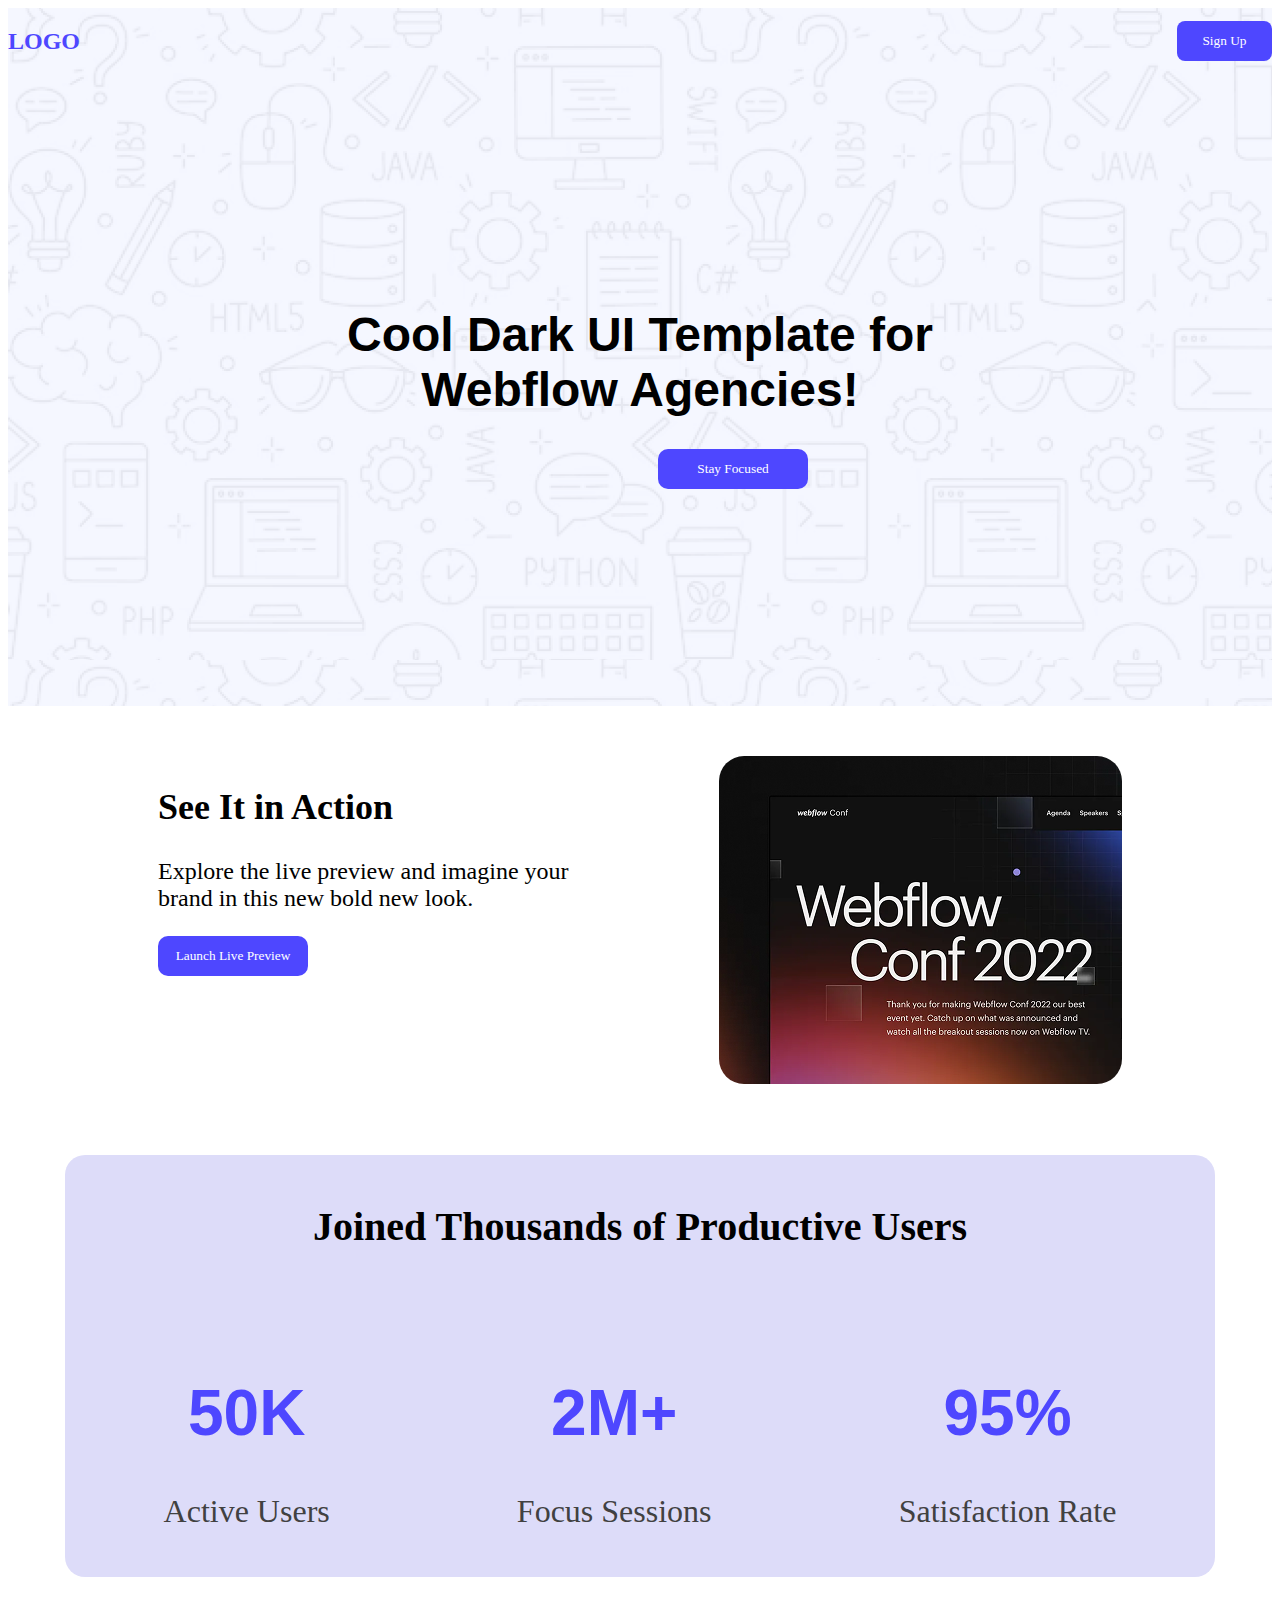
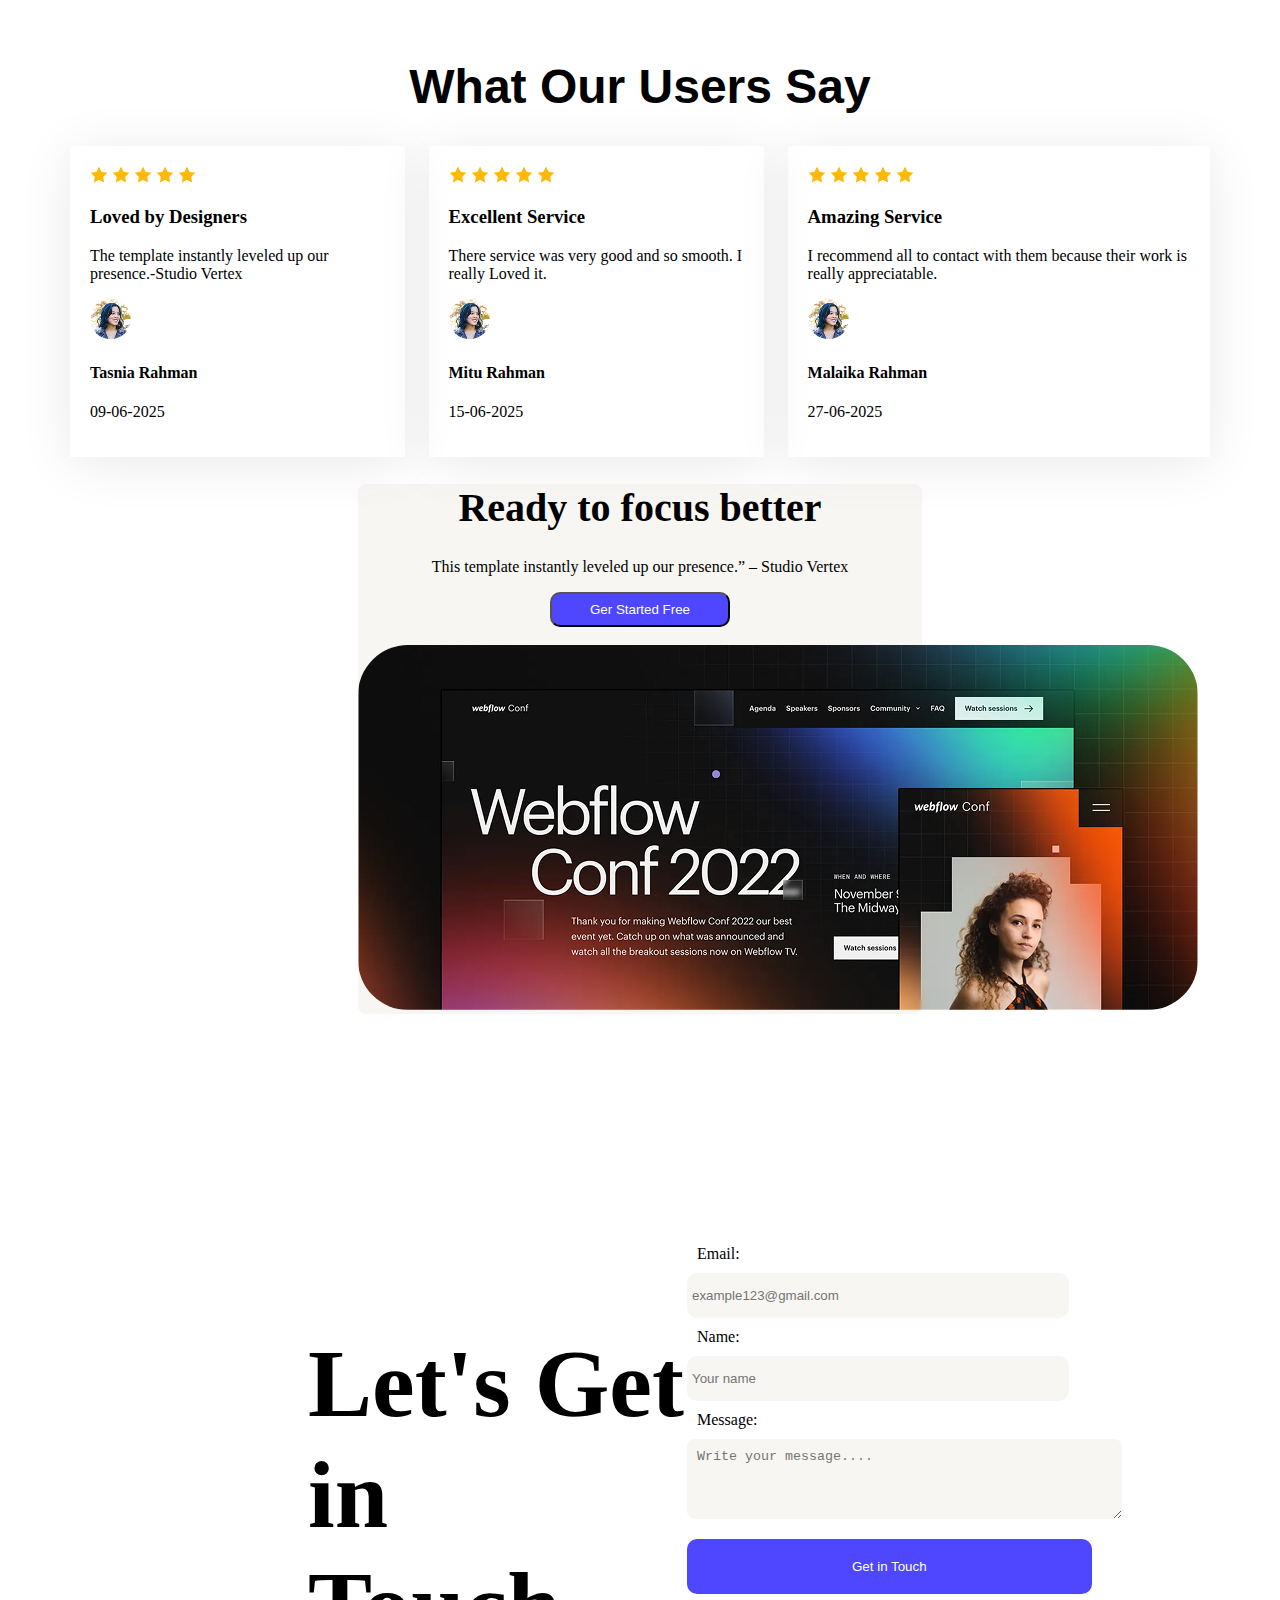
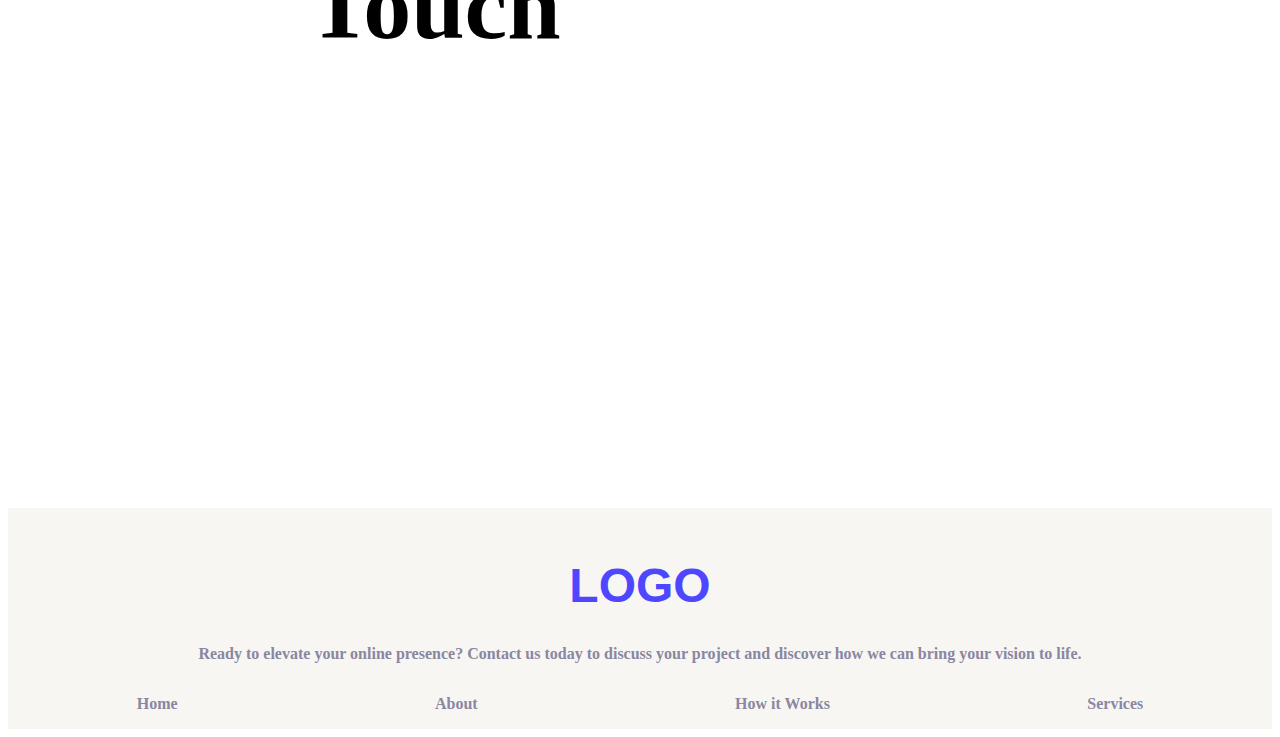
<file: index.html>
<!DOCTYPE html>
<html lang="en">

<head>
    <meta charset="UTF-8">
    <meta name="viewport" content="width=device-width, initial-scale=1.0">
    <title>First Assignment</title>
    <link rel="stylesheet" href="style/style.css">
</head>

<body>
    <header>
        <nav>
            <h2>LOGO</h2>
            <button>Sign Up</button>
        </nav>
        <div class="text-align">
            <h1>Cool Dark UI Template for<br><span>Webflow Agencies!</span> </h1>
            <div class="center-button"><button>Stay Focused</button></div>

        </div>

    </header>
    <main>
        <section class="action-container container">
            <div>
                <h2>See It in Action</h2>
                <p>Explore the live preview and imagine your <br><span>brand in this new bold new look.</span></p>
                <button>Launch Live Preview</button>
            </div>
            <div>
                <img src="./wc-mini.png" alt="" class="action-banner">
            </div>



        </section>
        <section class="second container">
            <h2>Joined Thousands of Productive Users</h2>
            <div class="number">
                <div>
                    <h1>50K</h1>
                    <p>Active Users</p>
                </div>
                <div>
                    <h1>2M+</h1>
                    <p>Focus Sessions</p>
                </div>
                <div>
                    <h1>95%</h1>
                    <p>Satisfaction Rate</p>
                </div>
            </div>
        </section>
        <section class="container">
            <div>
                <h1>What Our Users Say</h1>
            </div>
            <div class="viwers">
                <div class="feedback">
                    <div><img src="./icon-star.png">
                        <img src="./icon-star.png">
                        <img src="./icon-star.png">
                        <img src="./icon-star.png">
                        <img src="./icon-star.png">
                    </div>
                    <div>
                        <h3>Loved by Designers</h3>
                        <p>The template instantly leveled up our presence.-Studio Vertex</p>
                    </div>
                    <div class="reviwer profile">
                        <img src="./avatar.png" alt="" class="user-profile">
                        <h4>Tasnia Rahman</h4>
                        <p>09-06-2025</p>
                    </div>

                </div>
                <div class="feedback">
                    <div><img src="./icon-star.png">
                        <img src="./icon-star.png">
                        <img src="./icon-star.png">
                        <img src="./icon-star.png">
                        <img src="./icon-star.png">
                    </div>
                    <div>
                        <h3>Excellent Service</h3>
                        <p>There service was very good and so smooth. I really Loved it.</p>
                    </div>
                    <div class="reviwer profile">
                        <img src="./avatar.png" alt="" class="user-profile">
                        <h4>Mitu Rahman</h4>
                        <p>15-06-2025</p>
                    </div>

                </div>
                <div class="feedback">
                    <div><img src="./icon-star.png">
                        <img src="./icon-star.png">
                        <img src="./icon-star.png">
                        <img src="./icon-star.png">
                        <img src="./icon-star.png">
                    </div>
                    <div>
                        <h3>Amazing Service</h3>
                        <p>I recommend all to contact with them because their work is really appreciatable.</p>
                    </div>
                    <div class="reviwer profile">
                        <img src="./avatar.png" alt="" class="user-profile">
                        <h4>Malaika Rahman</h4>
                        <p>27-06-2025</p>
                    </div>
                </div>
            </div>
        </section>
        <section class="third-section">
            <h1>Ready to focus better</h1>
            <p>This template instantly leveled up our presence.” – Studio Vertex</p>
            <button>Ger Started Free</button>
            <br>
            <br>

            <img src="./wc-big.png" alt="" class="wc-big">
        </section>

        <section class="form-container container" >
            <h1 class="form-title">Let's Get in<br><Span>Touch</Span> </h1>
            <form>
                <label for="email">Email:</label>
                <input type="email" name="" id="email" placeholder="example123@gmail.com">
                <label for="name">Name:</label>
                <input type="email" name="" id="name" placeholder="Your name">
                <label for="message">Message:</label>
                <textarea id="message" name="message" placeholder="Write your message...." rows="4"
                    cols="50"></textarea>
                <label for="submit"></label>
                <input type="submit" value="Get in Touch" class="submit">
            </form>
        </section>
    </main>
    <footer>
        <div>
            <div>
                <h1></b>LOGO<b></h1>
                <p class="pera-align">Ready to elevate your online presence? Contact us today to discuss your project
                    and discover how we can bring your vision to life.</p>
            </div>
            <div class="footer-item">
                <p>Home</p>
                <p>About</p>
                <p>How it Works</p>
                <p>Services</p>
            </div>
        </div>
    </footer>

</body>

</html>
</file>
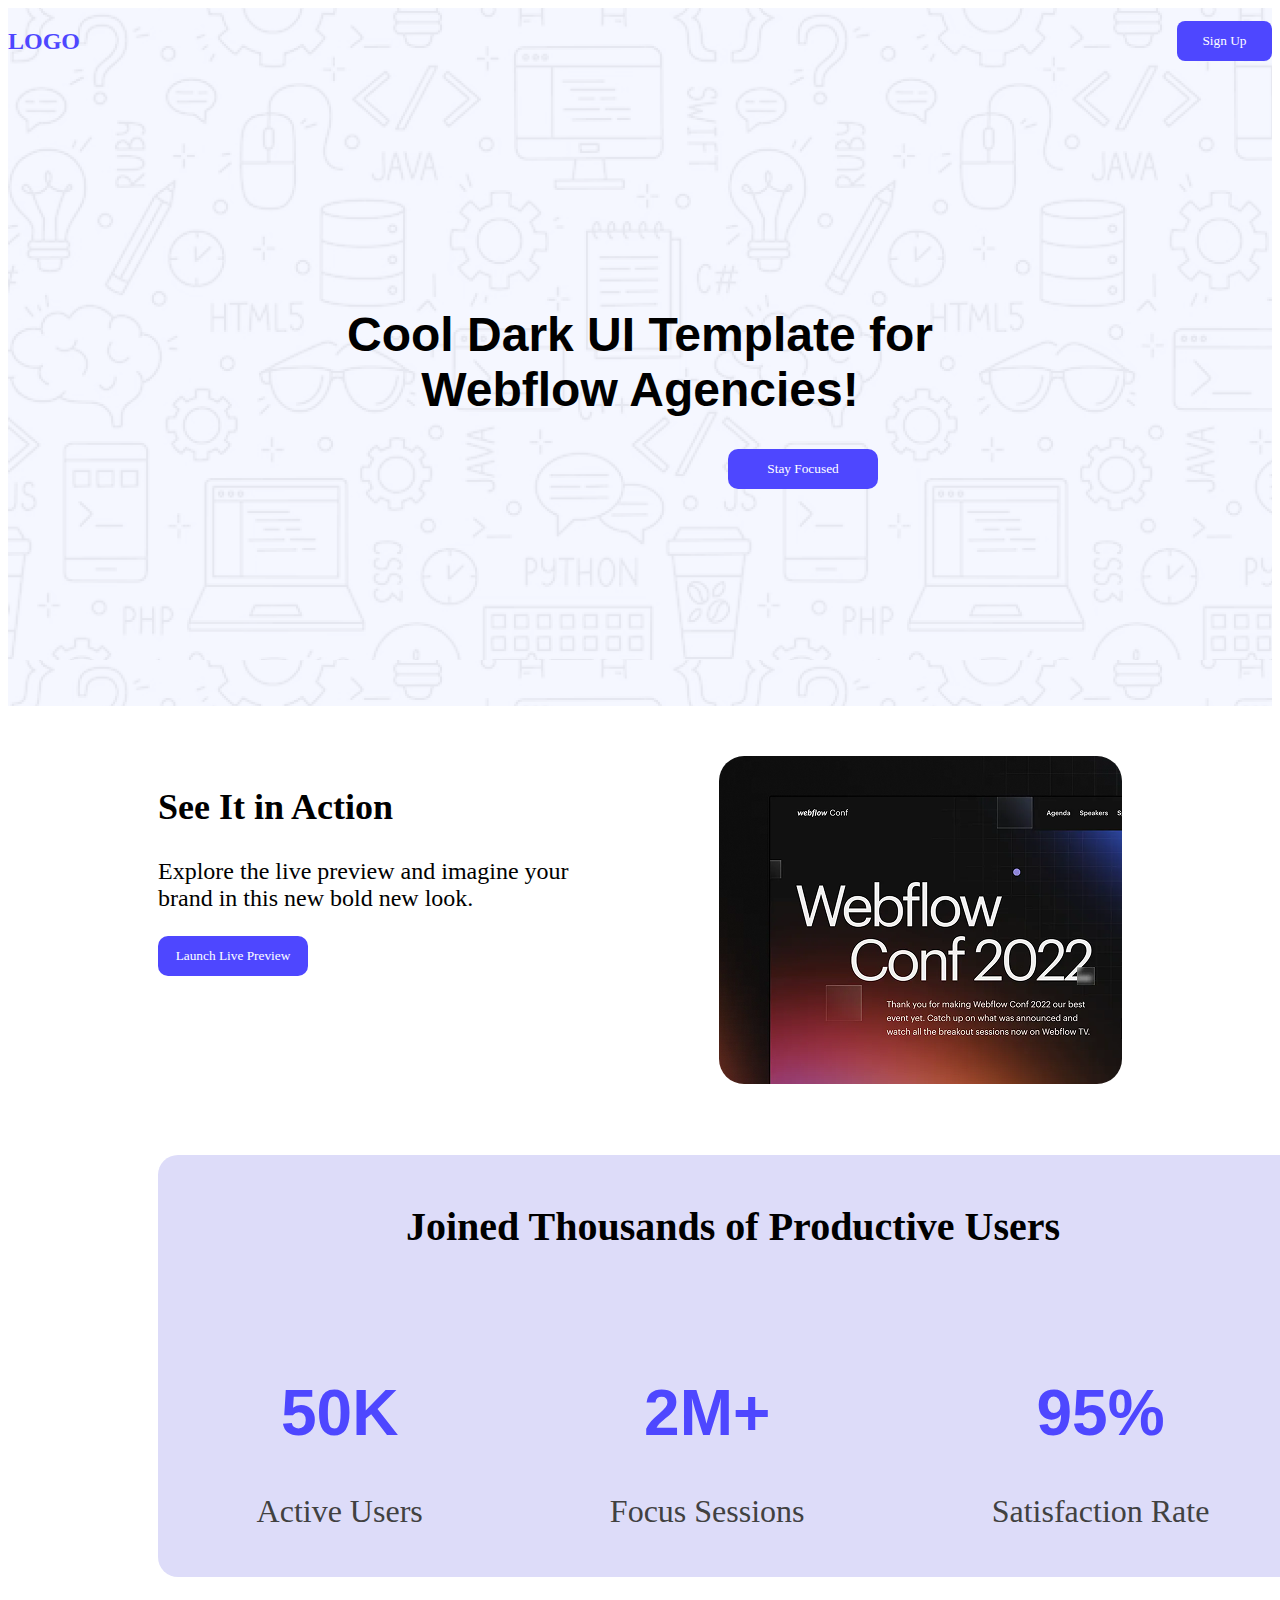
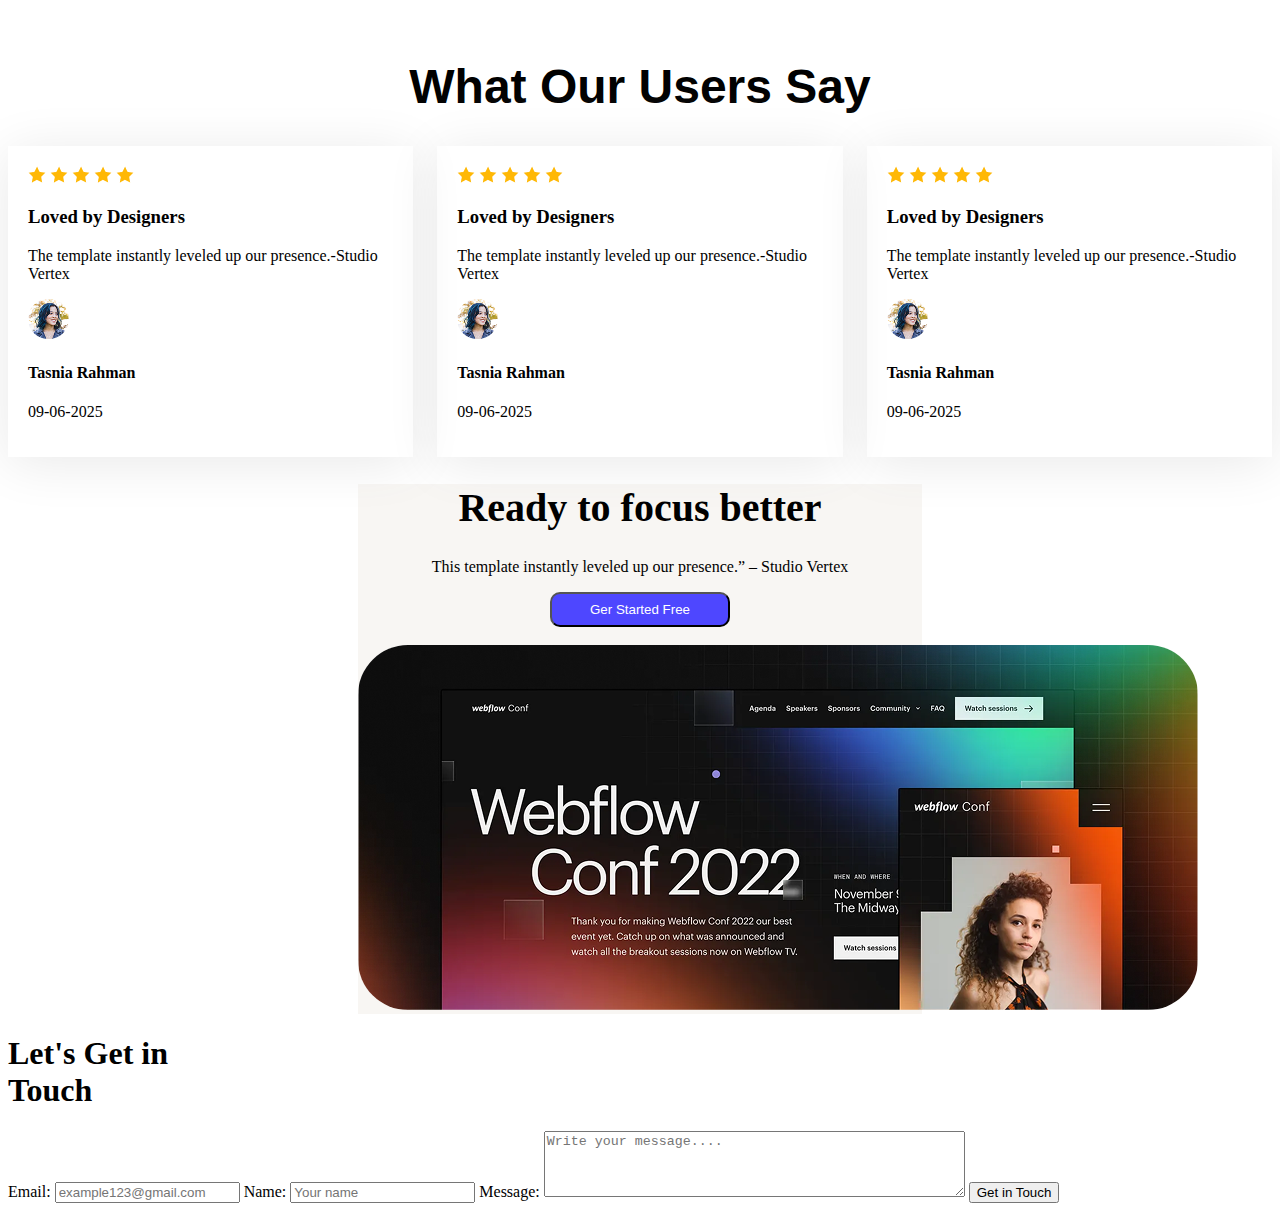
<file: assignment 1.html>
<!DOCTYPE html>
<html lang="en">

<head>
    <meta charset="UTF-8">
    <meta name="viewport" content="width=device-width, initial-scale=1.0">
    <title>First Assignment</title>
    <link rel="stylesheet" href="style/assignment 1.css">
</head>

<body>
    <header>
        <nav>
            <h2>LOGO</h2>
            <button>Sign Up</button>
        </nav>
        <div class="text-align">
            <h1>Cool Dark UI Template for<br><span>Webflow Agencies!</span> </h1>
            <div class="center-button"><button>Stay Focused</button></div>

        </div>

    </header>
    <main>
        <section class="action-container">
            <div>
                <h2>See It in Action</h2>
                <p>Explore the live preview and imagine your <br><span>brand in this new bold new look.</span></p>
                <button>Launch Live Preview</button>
            </div>
            <div>
                <img src="./wc-mini.png" alt="" class="action-banner">
            </div>



        </section>
        <section class="second">
            <h2>Joined Thousands of Productive Users</h2>
            <div class="number">
                <div>
                    <h1>50K</h1>
                    <p>Active Users</p>
                </div>
                <div>
                    <h1>2M+</h1>
                    <p>Focus Sessions</p>
                </div>
                <div>
                    <h1>95%</h1>
                <p>Satisfaction Rate</p>
                </div>
            </div>
        </section>
        <section>
           <div>
        <h1>What Our Users Say</h1>
        </div>
        <div class="viwers">
            <div class="feedback">
                <div><img src="./icon-star.png">
                <img src="./icon-star.png">
                <img src="./icon-star.png">
                <img src="./icon-star.png">
               <img src="./icon-star.png">
                </div>
                <div>
                    <h3>Loved by Designers</h3>
                    <p>The template instantly leveled up our presence.-Studio Vertex</p>
                </div>
                <div class="reviwer profile">
                    <img src="./avatar.png" alt="" class="user-profile">
                    <h4>Tasnia Rahman</h4>
                    <p>09-06-2025</p>
                </div>

            </div>
            <div class="feedback">
                <div><img src="./icon-star.png">
                <img src="./icon-star.png">
                <img src="./icon-star.png">
                <img src="./icon-star.png">
               <img src="./icon-star.png">
                </div>
                <div>
                    <h3>Loved by Designers</h3>
                    <p>The template instantly leveled up our presence.-Studio Vertex</p>
                </div>
                <div class="reviwer profile">
                    <img src="./avatar.png" alt="" class="user-profile">
                    <h4>Tasnia Rahman</h4>
                    <p>09-06-2025</p>
                </div>

            </div>
            <div class="feedback">
                <div><img src="./icon-star.png">
                <img src="./icon-star.png">
                <img src="./icon-star.png">
                <img src="./icon-star.png">
               <img src="./icon-star.png">
                </div>
                <div>
                    <h3>Loved by Designers</h3>
                    <p>The template instantly leveled up our presence.-Studio Vertex</p>
                </div>
                <div class="reviwer profile">
                    <img src="./avatar.png" alt="" class="user-profile">
                    <h4>Tasnia Rahman</h4>
                    <p>09-06-2025</p>
                </div>
            </div>
           </div>
        </section>
        <section class="third-section">
            <h1>Ready to focus better</h1>
            <p>This template instantly leveled up our presence.” – Studio Vertex</p>
            <button>Ger Started Free</button>
            <br>
            <br>

            <img src="./wc-big.png" alt="" class="wc-big">
        </section>

        <section class="form-container">
            <h1 class="form-title">Let's Get in<br><Span>Touch</Span> </h1>
            <form>
                <label for="email">Email:</label>
                <input type="email" name="" id="email" placeholder="example123@gmail.com">
                <label for="name">Name:</label>
                <input type="email" name="" id="name" placeholder="Your name">
                <label for="message">Message:</label>
                <textarea id="message" name="message" placeholder="Write your message...." rows="4" cols="50"></textarea>
            <label for="submit"></label>
                <input type="submit" value="Get in Touch" class="submit">
            </form>
        </section>
    </main>

</body>

</html>
</file>
<file: style/style.css>
.container{
          max-width: 1140px;
          margin: 0 auto;
}
header{
    background-image:url('../style/Hero-bg.png') ;
    height: 698px;
    
    margin-top: none;
}


nav{
    border: none;
    display: flex;
    justify-content: space-between;
    max-width: 1280px;
    margin: auto;
    align-items: center;
    font-family: fantasy;
    color: #4E47FF;
   
}
nav h2{
    font-weight: bold;
}
nav button{
           width: 95px;
           height: 40px;
           background-color: #4E47FF;
           color: white;
           border: none;
           border-radius: 8px;
           font-family:fantasy ;
}
div h1{
    text-align: center;
    padding-top: 50px;
    font-size: 3em;
    font-family:sans-serif;
}
 .center-button{
    padding-left: 650px;
    
 }
 div button{
    background-color: #4E47FF;
    color: white;
    height: 40px;
    width: 150px;
    border: none;
    border-radius: 10px;
    font-family: fantasy;
 }
 .text-align{
    padding-top: 150px;
 }


.action-container{
   display: flex;
    justify-content: space-between;
    GAP:auto;
    padding:50px 150px;
    font-size: 1.5em;
    font-family:fantasy;

 }

 .action-banner{
    border-radius: 25px;
 }
 

 .second{
   padding: 15px 5px;
   background-color: #dddcf9;width: 1140px;
   border-radius: 20px;
   
   margin: 15px auto;
 

   }

  .second h2{
   text-align: center;
   font-family: fantasy;
   font-size: 2.5em;
  }
 .number{
   display: flex;
   justify-content: space-around;
   
 }
 
 .number h1{
   color: #4E47FF;
   font-size: 4em;
 }
 .number p{
   color: rgb(65, 65, 65);
   font-size: 2em;
   
 }
 
 
 .user-profile{
   border-radius: 50%;
 }
 .viwers{
   margin-top: 10px;
   display: flex;
   gap: 24px;
  justify-content: space-between;
   
 }
 .feedback{
   padding: 20px;
   box-shadow:0px 6px 50px 0px rgb(233, 233, 233);
 }
 .third-section{
   background-color: #f8f6f3;
   border-radius: 8px;
   text-align: center;
   margin:0 350px;
 }
 .third-section h1{
   font-family: fantasy;
   font-size: 2.5em;
 }
.third-section button{
   background-color: #4E47FF;
   color:white;
   width: 180px;
   height: 35px;
   border-radius: 10px;
   
}
.wc-big{
   border-radius: 50px;
}
label,textarea{
   display: block;
   border-radius: 8px;
   padding: 10px;
   border: none;
}
textarea{
   background-color: #f8f6f3;
}
.form-title{
   font-family: fantasy;
   font-weight: bold;
   font-size: 6em;
   padding-left: 150px;
   padding-top:100px ;
   padding-bottom: 200px;
}
.form-container{
   display: flex;
   justify-content: space-between;
   padding: 150px;
}
form{
   flex-direction: column;
   gap: 15px;
   padding-top: 71px;
   padding-bottom: 71px;
}
input{
   padding:15px 200px 15px 5px;
   border: none;
   background-color: #f8f6f3;
   border-radius: 10px;
}
.submit{
   background-color: #4E47FF;
   color: white;
   padding:20px 165px;
   border-radius: 10px;
}

.pera-align{
   text-align: center;
}

footer{
   width: 550px;
   align-items: center;
   margin: 0 auto;
   background-color: #f8f6f3;
   width: 100%;
  }
.footer-item{
   display: flex;
   justify-content: space-around;
}
footer h1{
   color:#4E47FF;
}
.pera-align, .footer-item{
color: #8987A1;
}
</file>
<file: style/assignment 1.css>
header{
    background-image:url('../style/Hero-bg.png') ;
    height: 698px;
    
    margin-top: none;
}


nav{
    border: none;
    display: flex;
    justify-content: space-between;
    max-width: 1280px;
    margin: auto;
    align-items: center;
    font-family: fantasy;
    color: #4E47FF;
   
}
nav h2{
    font-weight: bolder;
}
nav button{
           width: 95px;
           height: 40px;
           background-color: #4E47FF;
           color: white;
           border: none;
           border-radius: 8px;
           font-family:fantasy ;
}
div h1{
    text-align: center;
    padding-top: 50px;
    font-size: 3em;
    font-family:sans-serif;
}
 .center-button{
    padding-left: 720px;
    
 }
 div button{
    background-color: #4E47FF;
    color: white;
    height: 40px;
    width: 150px;
    border: none;
    border-radius: 10px;
    font-family: fantasy;
 }
 .text-align{
    padding-top: 150px;
 }


.action-container{
   display: flex;
    justify-content: space-between;
    GAP:auto;
    padding:50px 150px;
    font-size: 1.5em;
    font-family:fantasy;

 }

 .action-banner{
    border-radius: 25px;
 }
 

 .second{
   padding: 15px 5px;
   background-color: #dddcf9;width: 1140px;
   border-radius: 20px;
   max-width: 1200px;
   margin: 15px 150px;
 

   }

  .second h2{
   text-align: center;
   font-family: fantasy;
   font-size: 2.5em;
  }
 .number{
   display: flex;
   justify-content: space-around;
   
 }
 
 .number h1{
   color: #4E47FF;
   font-size: 4em;
 }
 .number p{
   color: rgb(65, 65, 65);
   font-size: 2em;
   
 }
 .second:hover{
   background-color: #dddcf9;
   cursor: pointer;
 }
 .user-profile{
   border-radius: 50%;
 }
 .viwers{
   margin-top: 10px;
   display: flex;
   gap: 24px;
   
 }
 .feedback{
   padding: 20px;
   box-shadow:0px 6px 50px 0px rgb(233, 233, 233);
 }
 .third-section{
   background-color: #f8f6f3;
   text-align: center;
   margin:0 350px;
 }
 .third-section h1{
   font-family: fantasy;
   font-size: 2.5em;
 }
.third-section button{
   background-color: #4E47FF;
   color:white;
   width: 180px;
   height: 35px;
   border-radius: 10px;
   
}
.wc-big{
   border-radius: 50px;
}
</file>
